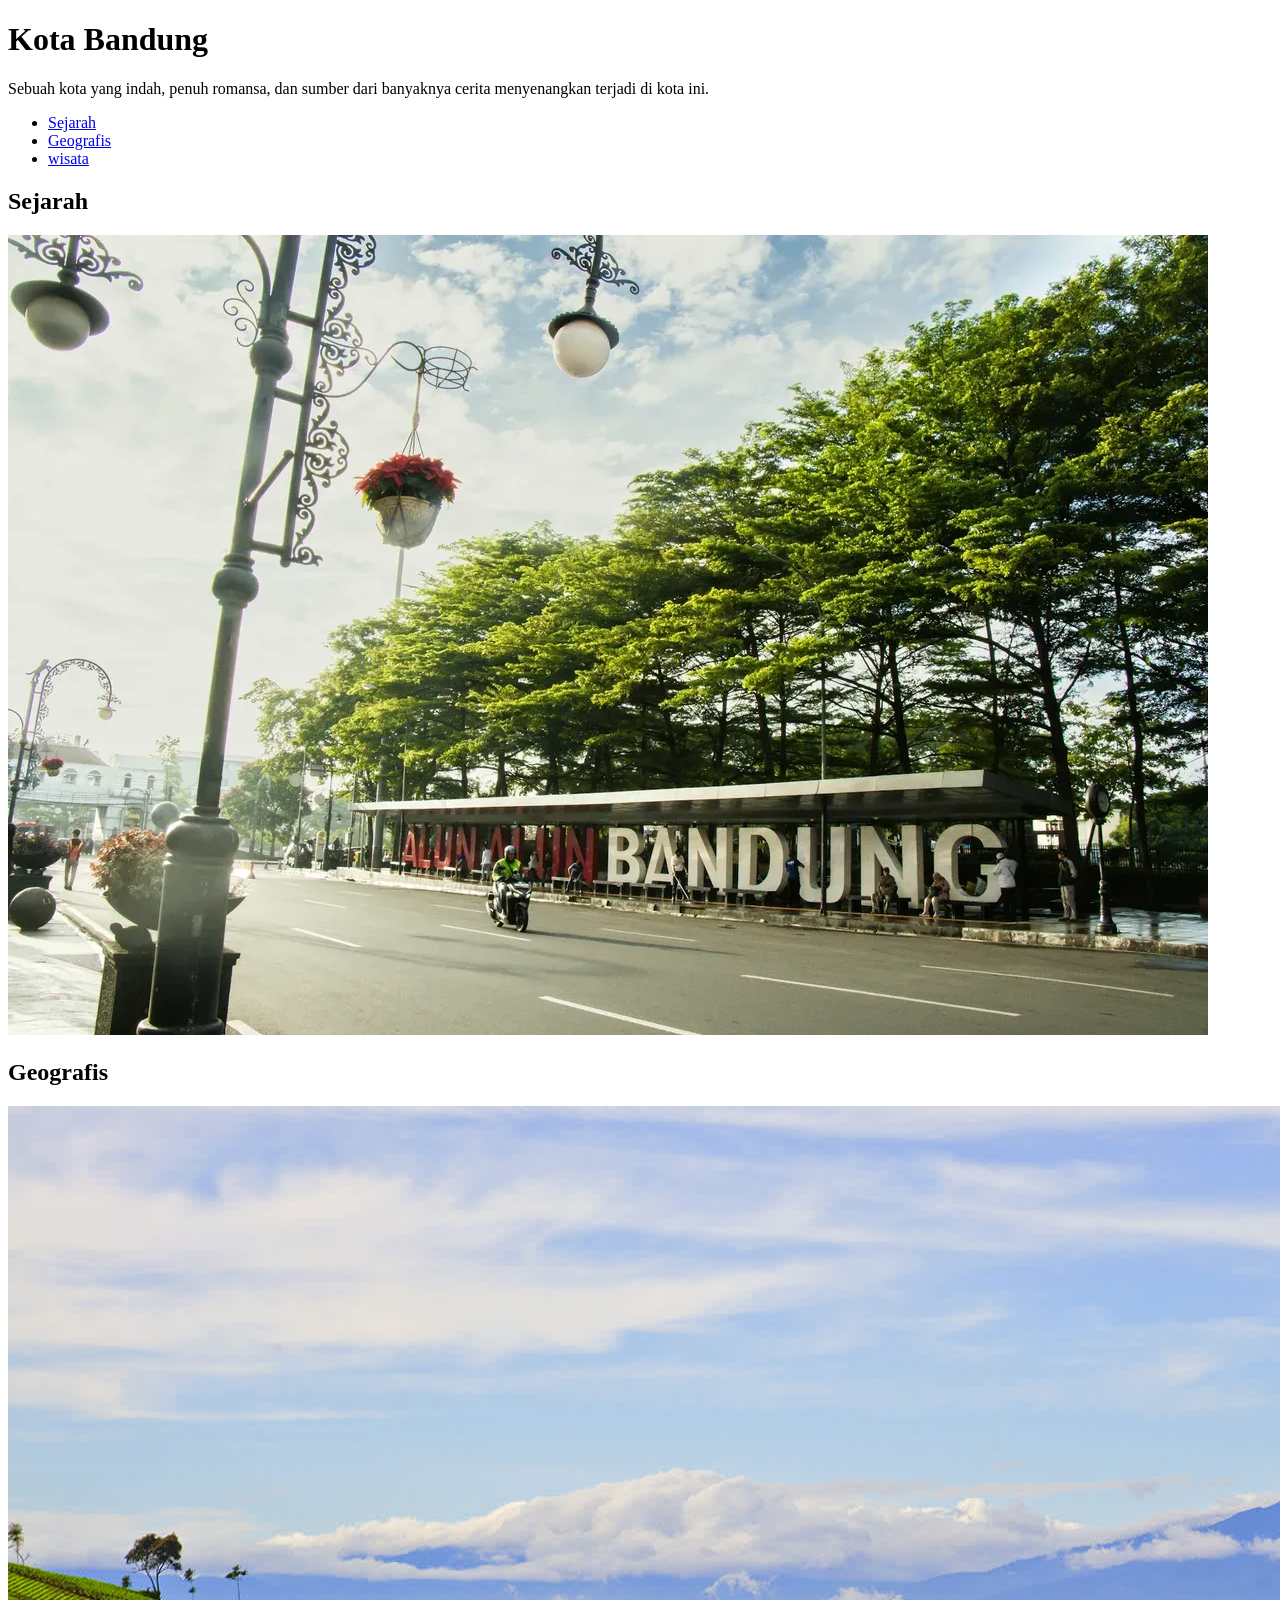
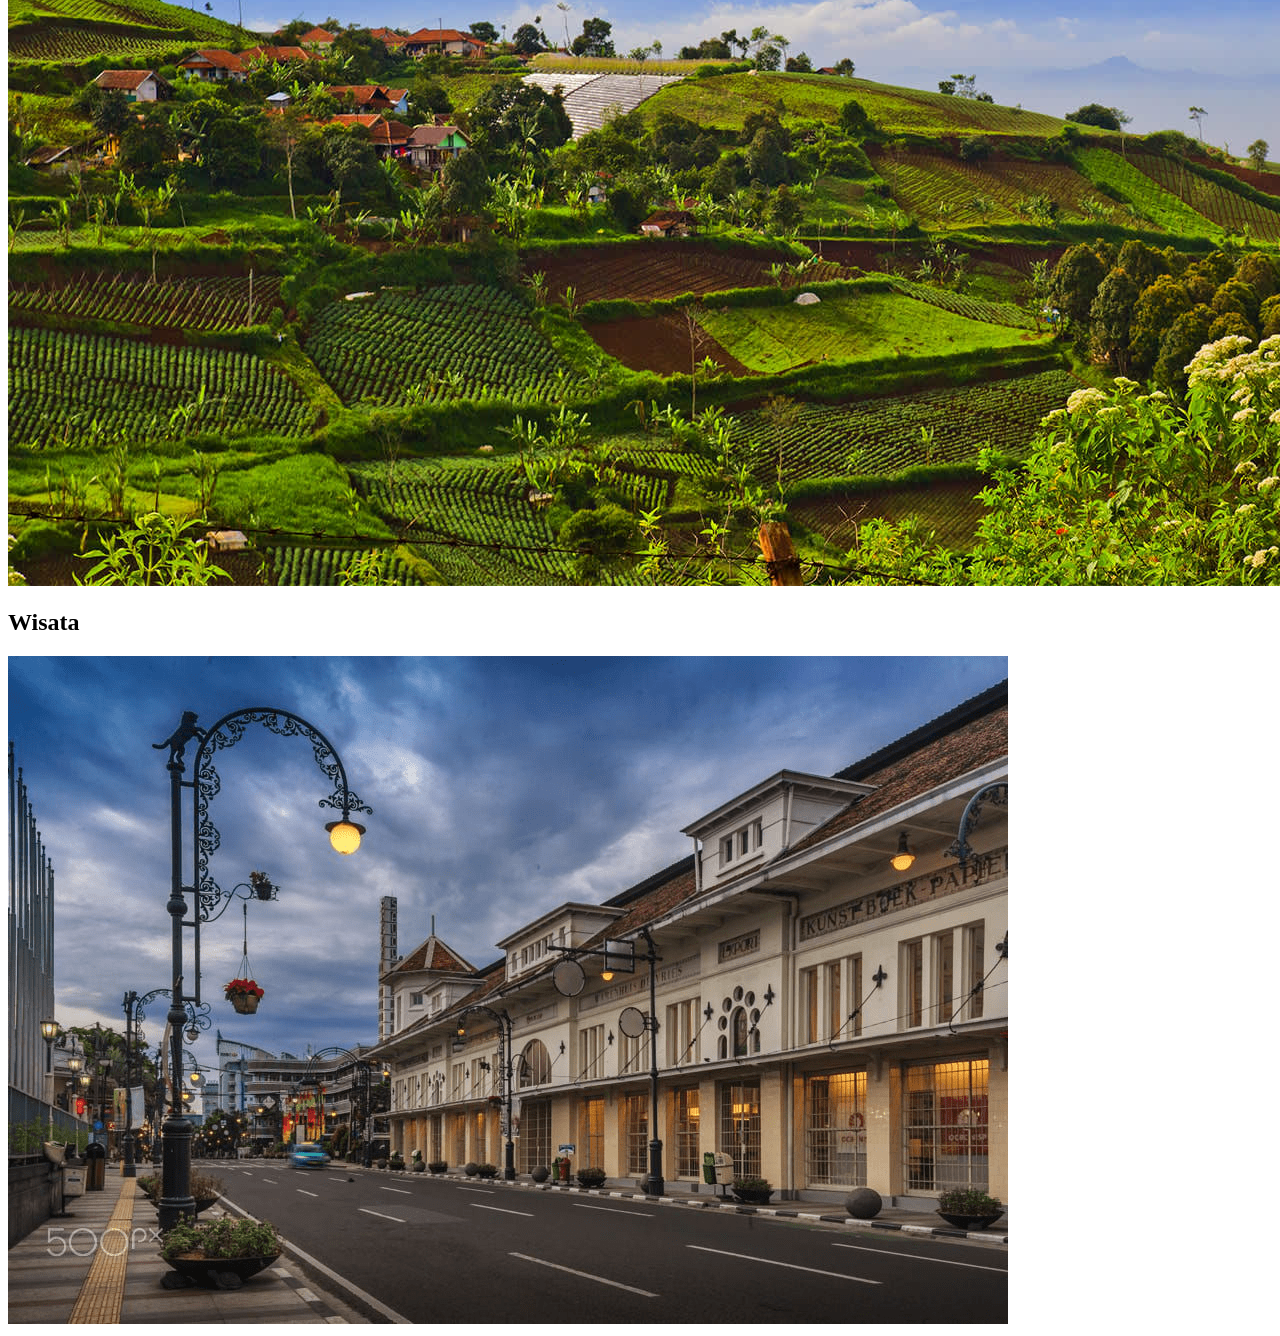
<file: Html Latihan Elemen Anchor/index.html>
<!DOCTYPE html>
<html lang="en">
  <head>
    <meta charset="UTF-8" />
    <meta name="viewport" content="width=device-width, initial-scale=1.0" />
    <title>Document</title>
  </head>
  <body>
    <h1>Kota Bandung</h1>
    <p>
      Sebuah kota yang indah, penuh romansa, dan sumber dari banyaknya cerita
      menyenangkan terjadi di kota ini.
    </p>

    <ul>
      <li><a href="#sejarah">Sejarah</a></li>
      <li><a href="#geografis">Geografis</a></li>
      <li><a href="#wisata">wisata</a></li>
    </ul>

    <h2 id="sejarah">Sejarah</h2>
    <img src="Kota.webp" alt="Sejarah" />
    <h2 id="geografis">Geografis</h2>
    <img src="Geografis.jpg" alt="Geografis" />
    <h2 id="wisata">Wisata</h2>
    <img src="Wisata.png" alt="Sejarah" />
  </body>
</html>
</file>
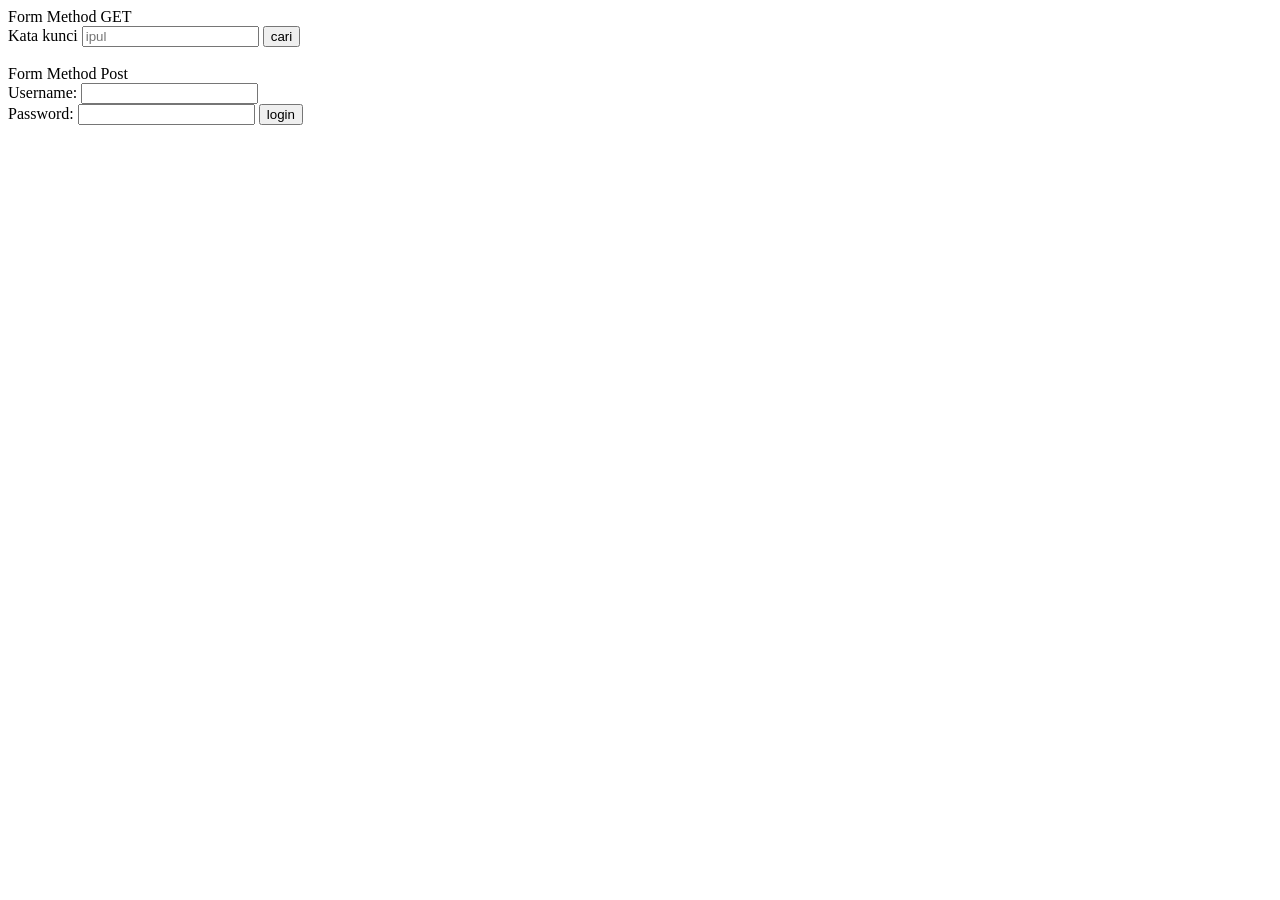
<file: Html Latihan Form Inputan/index.html>
<!DOCTYPE html>
<html lang="en">
  <head>
    <meta charset="UTF-8" />
    <meta name="viewport" content="width=device-width, initial-scale=1.0" />
    <title>FORM INPUTAN</title>
  </head>
  <body>
    <div>
      Form Method GET
      <form action="/cari_produk" method="get">
        <label for="keyword">Kata kunci</label>
        <input type="text" id="keyword" name="q" placeholder="ipul" />
        <input type="submit" value="cari" />
      </form>
      <br />
      Form Method Post
      <form action="/proses_login" method="post">
        <label for="username">Username: </label>
        <input type="text" name="user" id="username" />
        <br />
        <label for="password">Password: </label>
        <input type="password" name="pwd" id="password" />
        <input type="submit" value="login" />
      </form>
    </div>
  </body>
</html>
</file>
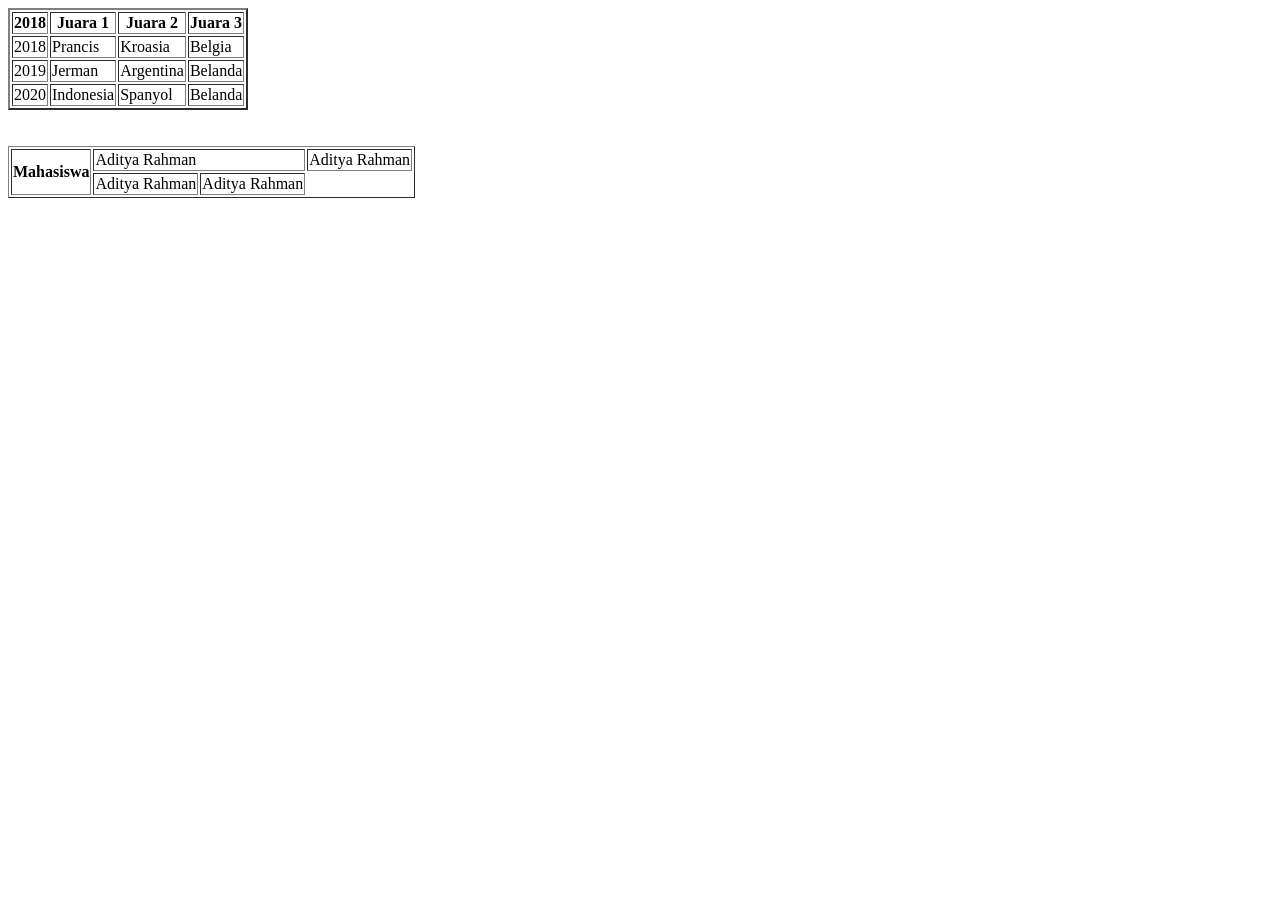
<file: Html Latihan Tabel/index.html>
<!DOCTYPE html>
<html lang="en">
  <head>
    <meta charset="UTF-8" />
    <meta name="viewport" content="width=device-width, initial-scale=1.0" />
    <title>Document</title>
  </head>
  <body>
    <table border="2">
      <tr>
        <th>2018</th>
        <th>Juara 1</th>
        <th>Juara 2</th>
        <th>Juara 3</th>
      </tr>
      <tr>
        <td>2018</td>
        <td>Prancis</td>
        <td>Kroasia</td>
        <td>Belgia</td>
      </tr>
      <tr>
        <td>2019</td>
        <td>Jerman</td>
        <td>Argentina</td>
        <td>Belanda</td>
      </tr>
      <tr>
        <td>2020</td>
        <td>Indonesia</td>
        <td>Spanyol</td>
        <td>Belanda</td>
      </tr>
    </table>
    <br /><br />

    <table border="1">
      <tr>
        <th rowspan="2">Mahasiswa</th>
        <td colspan="2">Aditya Rahman</td>
        <td>Aditya Rahman</td>
      </tr>
      <tr>
        <td>Aditya Rahman</td>
        <td>Aditya Rahman</td>
      </tr>
    </table>
  </body>
</html>
</file>
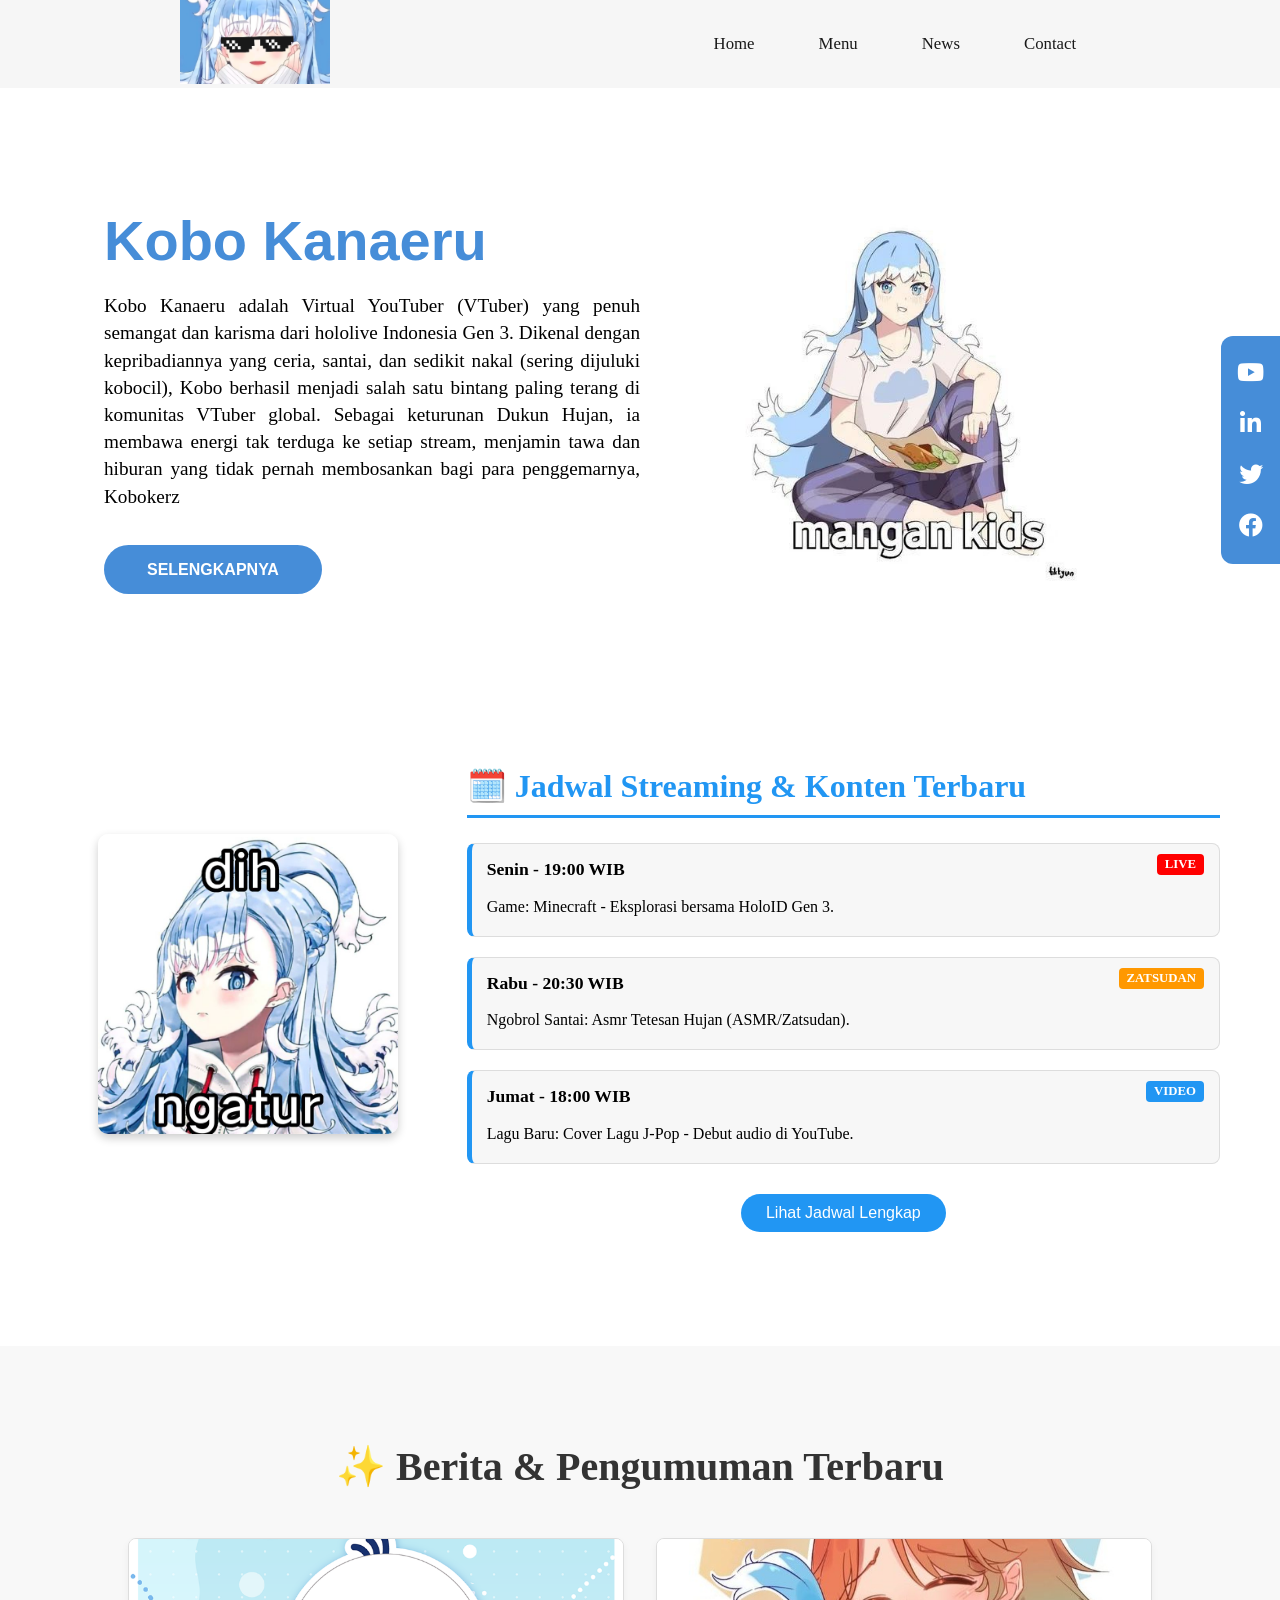
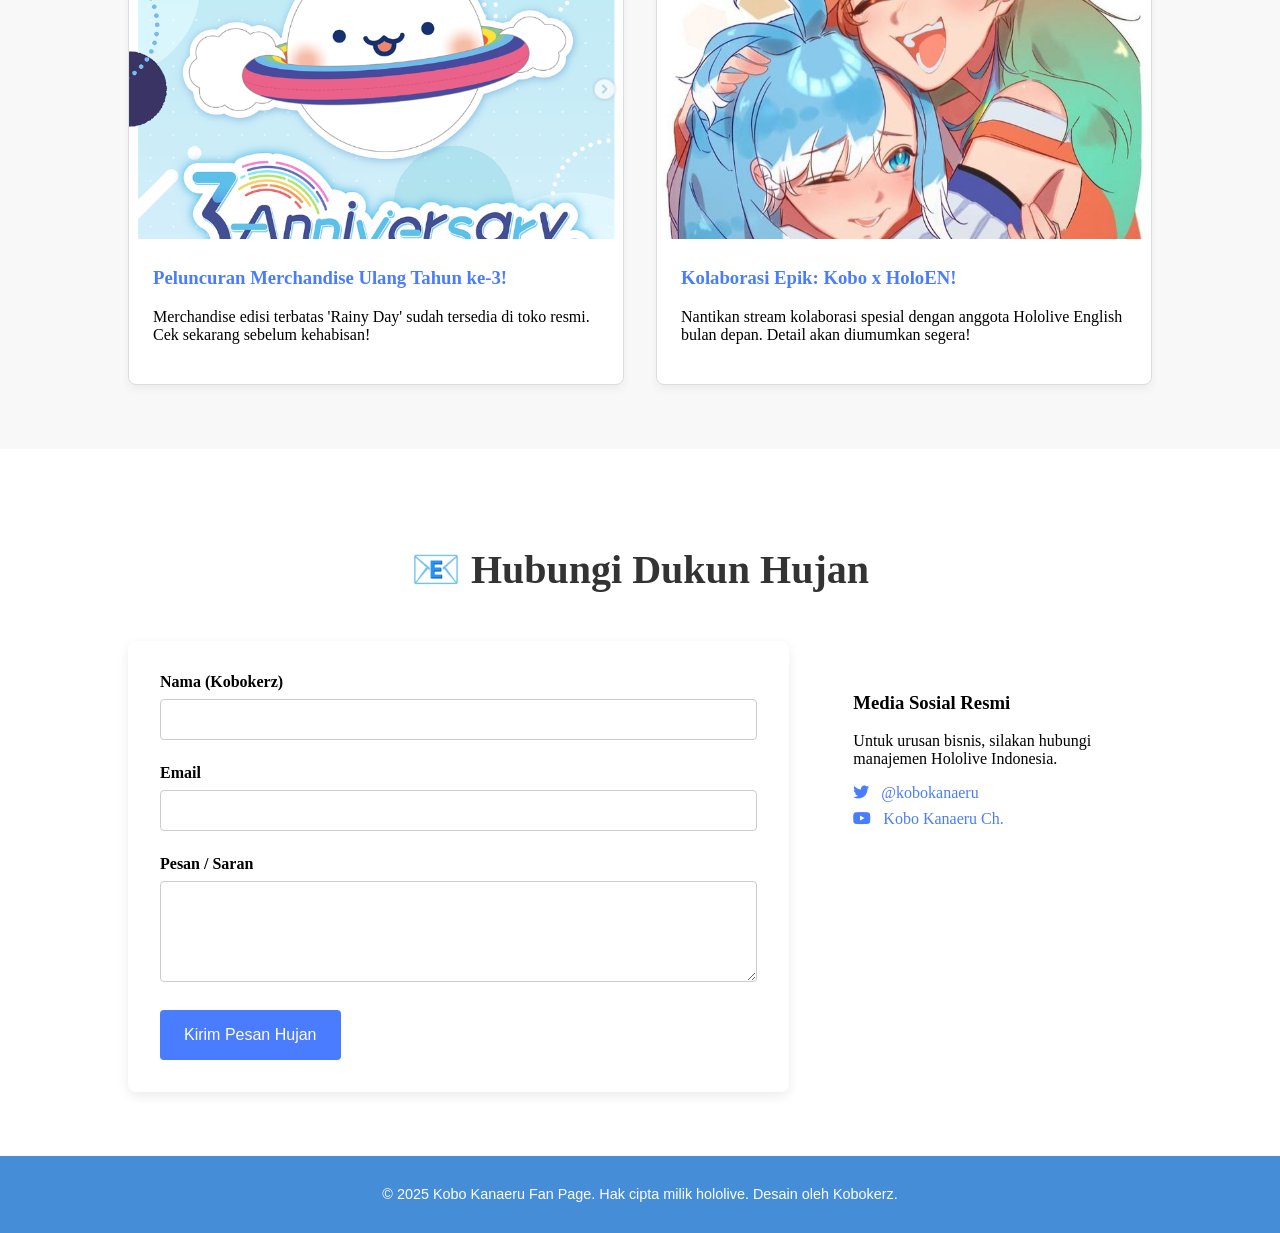
<file: Tugas Akhir/index.html>
<!DOCTYPE html>
<html lang="en">
  <head>
    <meta charset="UTF-8" />
    <meta name="viewport" content="width=device-width, initial-scale=1.0" />
    <title>Kobo Kanaeru</title>
    <link rel="stylesheet" href="style.css" />
    <link
      rel="stylesheet"
      href="https://cdnjs.cloudflare.com/ajax/libs/font-awesome/5.15.4/css/all.min.css"
      integrity="sha512-1ycn6IcaQQ40/MKBW2W4Rhis/DbILU74C1vSrLJxCq57o941Ym01SwNsOMqvEBFlcgUa6xLiPY/NS5R+E6ztJQ=="
      crossorigin="anonymous"
      referrerpolicy="no-referrer"
    />
  </head>
  <body>
    <header class="navbar-container">
      <div class="logo">
        <img src="logo.jpeg" alt="logo" />
      </div>
      <nav class="nav-list">
        <ul>
          <li><a href="#home">Home</a></li>
          <li><a href="#menu">Menu</a></li>
          <li><a href="#news">News</a></li>
          <li><a href="#contact">Contact</a></li>
        </ul>
      </nav>
    </header>
    <main id="home">
      <div class="content">
        <article class="content-description">
          <h1 class="content-title">Kobo Kanaeru</h1>
          <p>
            Kobo Kanaeru adalah Virtual YouTuber (VTuber) yang penuh semangat
            dan karisma dari hololive Indonesia Gen 3. Dikenal dengan
            kepribadiannya yang ceria, santai, dan sedikit nakal (sering
            dijuluki kobocil), Kobo berhasil menjadi salah satu bintang paling
            terang di komunitas VTuber global. Sebagai keturunan Dukun Hujan, ia
            membawa energi tak terduga ke setiap stream, menjamin tawa dan
            hiburan yang tidak pernah membosankan bagi para penggemarnya,
            Kobokerz
          </p>
          <button>Selengkapnya</button>
        </article>
        <div class="content-image">
          <img src="main.jpeg" alt="logo-main" />
        </div>
      </div>
      <aside>
        <div class="social-media">
          <ul>
            <li>
              <a href="#"><i class="fab fa-youtube"></i></a>
            </li>
            <li>
              <a href="#"><i class="fab fa-linkedin-in"></i></a>
            </li>
            <li>
              <a href="#"><i class="fab fa-twitter"></i></a>
            </li>
            <li>
              <a href="#"><i class="fab fa-facebook"></i></a>
            </li>
          </ul>
        </div>
      </aside>

      <div id="menu" class="menu-container">
        <aside class="menu-sidebar">
          <img src="menu.jpeg" alt="Kobo art for menu" class="menu-image" />
        </aside>

        <section class="menu-content">
          <h2>🗓️ Jadwal Streaming & Konten Terbaru</h2>
          <div class="schedule-list">
            <div class="schedule-item">
              <h3 class="schedule-title">Senin - 19:00 WIB</h3>
              <p class="schedule-detail">
                Game: Minecraft - Eksplorasi bersama HoloID Gen 3.
              </p>
              <span class="schedule-tag live">LIVE</span>
            </div>

            <div class="schedule-item">
              <h3 class="schedule-title">Rabu - 20:30 WIB</h3>
              <p class="schedule-detail">
                Ngobrol Santai: Asmr Tetesan Hujan (ASMR/Zatsudan).
              </p>
              <span class="schedule-tag zatsudan">ZATSUDAN</span>
            </div>

            <div class="schedule-item">
              <h3 class="schedule-title">Jumat - 18:00 WIB</h3>
              <p class="schedule-detail">
                Lagu Baru: Cover Lagu J-Pop - Debut audio di YouTube.
              </p>
              <span class="schedule-tag video">VIDEO</span>
            </div>
          </div>

          <button class="view-more">Lihat Jadwal Lengkap</button>
        </section>
      </div>

      <section id="news" class="news-container">
        <h2 class="section-title">✨ Berita & Pengumuman Terbaru</h2>
        <div class="news-list">
          <article class="news-card">
            <img src="news1.png" alt="New Merchandise" class="news-image" />
            <div class="news-info">
              <h3>Peluncuran Merchandise Ulang Tahun ke-3!</h3>
              <p>
                Merchandise edisi terbatas 'Rainy Day' sudah tersedia di toko
                resmi. Cek sekarang sebelum kehabisan!
              </p>
            </div>
          </article>
          <article class="news-card">
            <img
              src="news2.jpeg"
              alt="Collaboration Announcement"
              class="news-image"
            />
            <div class="news-info">
              <h3>Kolaborasi Epik: Kobo x HoloEN!</h3>
              <p>
                Nantikan stream kolaborasi spesial dengan anggota Hololive
                English bulan depan. Detail akan diumumkan segera!
              </p>
            </div>
          </article>
        </div>
      </section>

      <section id="contact" class="contact-container">
        <h2 class="section-title">📧 Hubungi Dukun Hujan</h2>
        <div class="contact-form-container">
          <form class="contact-form">
            <div class="form-group">
              <label for="name">Nama (Kobokerz)</label>
              <input type="text" id="name" name="name" required />
            </div>
            <div class="form-group">
              <label for="email">Email</label>
              <input type="email" id="email" name="email" required />
            </div>
            <div class="form-group">
              <label for="message">Pesan / Saran</label>
              <textarea
                id="message"
                name="message"
                rows="5"
                required
              ></textarea>
            </div>
            <button type="submit" class="submit-button">
              Kirim Pesan Hujan
            </button>
          </form>
          <div class="contact-info">
            <h3>Media Sosial Resmi</h3>
            <p>
              Untuk urusan bisnis, silakan hubungi manajemen Hololive Indonesia.
            </p>
            <div class="social-links">
              <a href="#" class="social-link"
                ><i class="fab fa-twitter"></i> @kobokanaeru</a
              >
              <a href="#" class="social-link"
                ><i class="fab fa-youtube"></i> Kobo Kanaeru Ch.</a
              >
            </div>
          </div>
        </div>
      </section>
    </main>
    <footer>
      <div class="footer-bottom">
        <p>
          &copy; 2025 Kobo Kanaeru Fan Page. Hak cipta milik hololive. Desain
          oleh Kobokerz.
        </p>
      </div>
    </footer>
  </body>
</html>
</file>
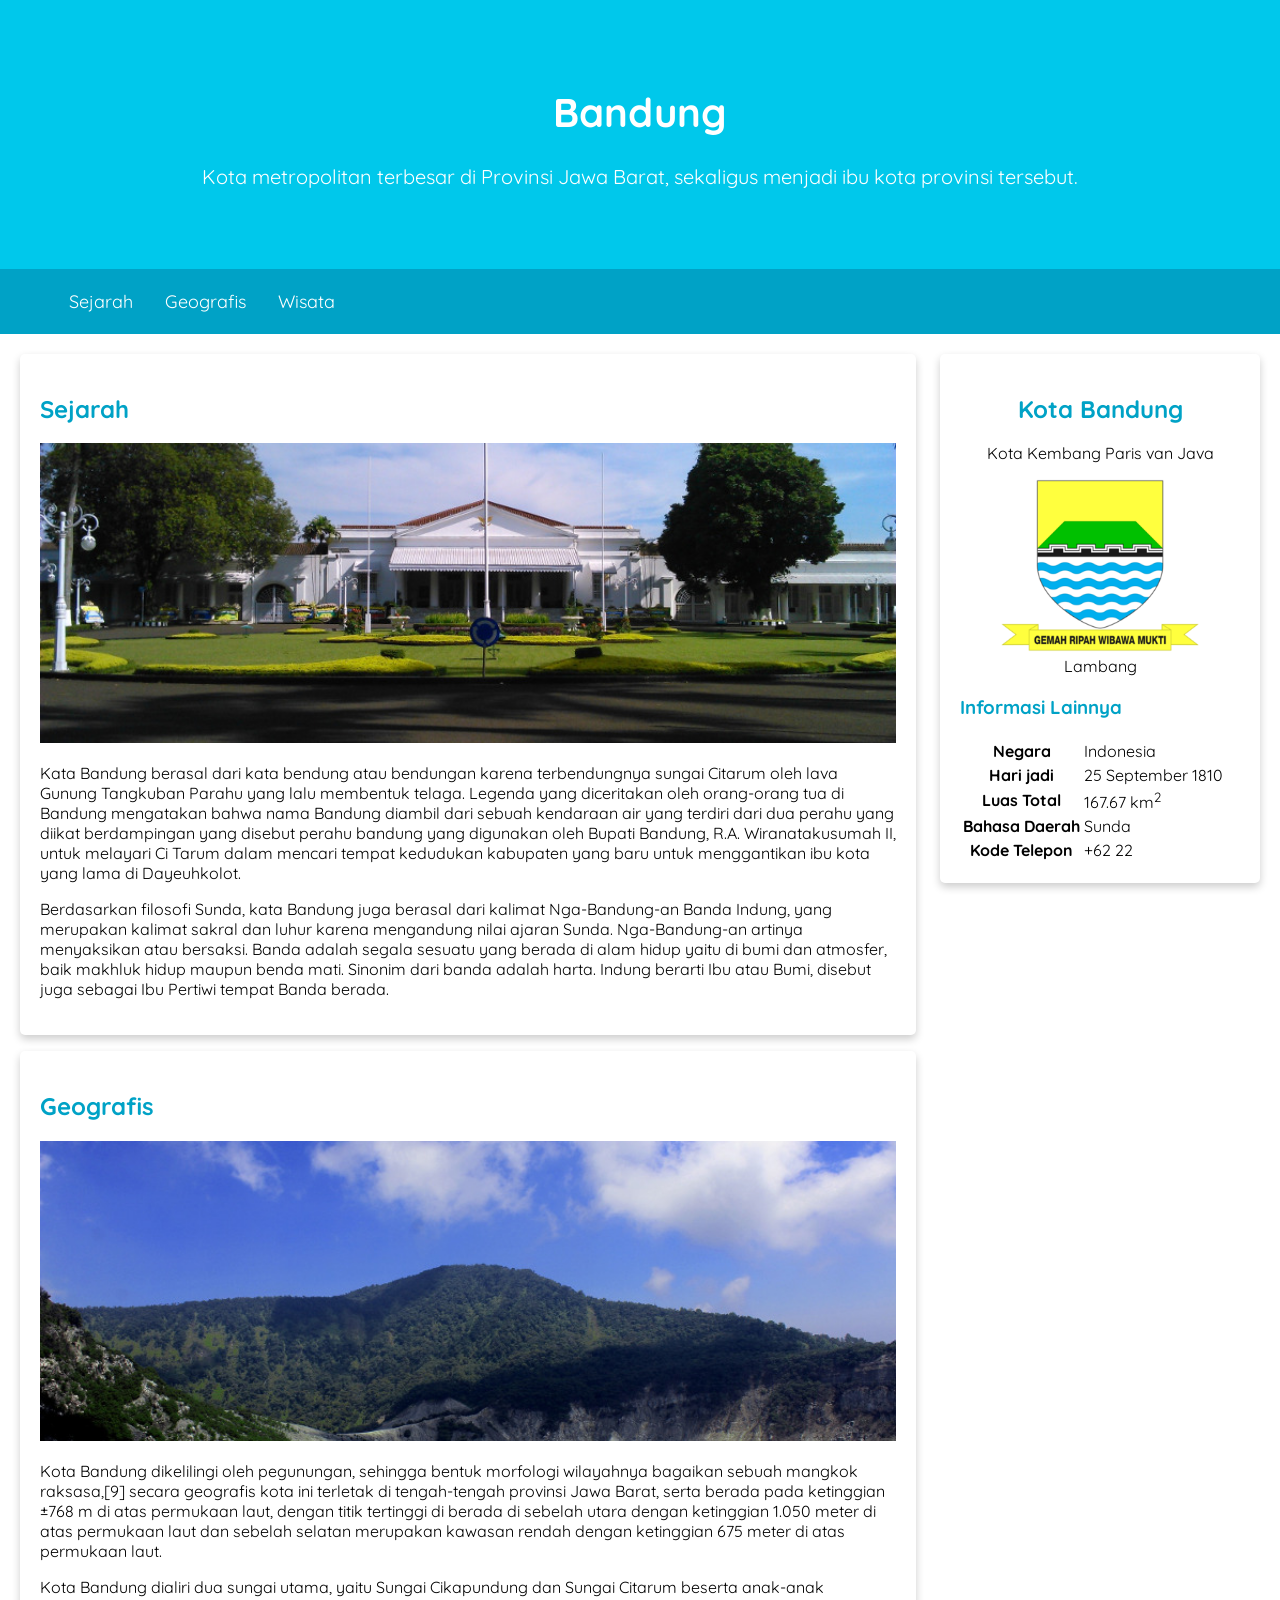
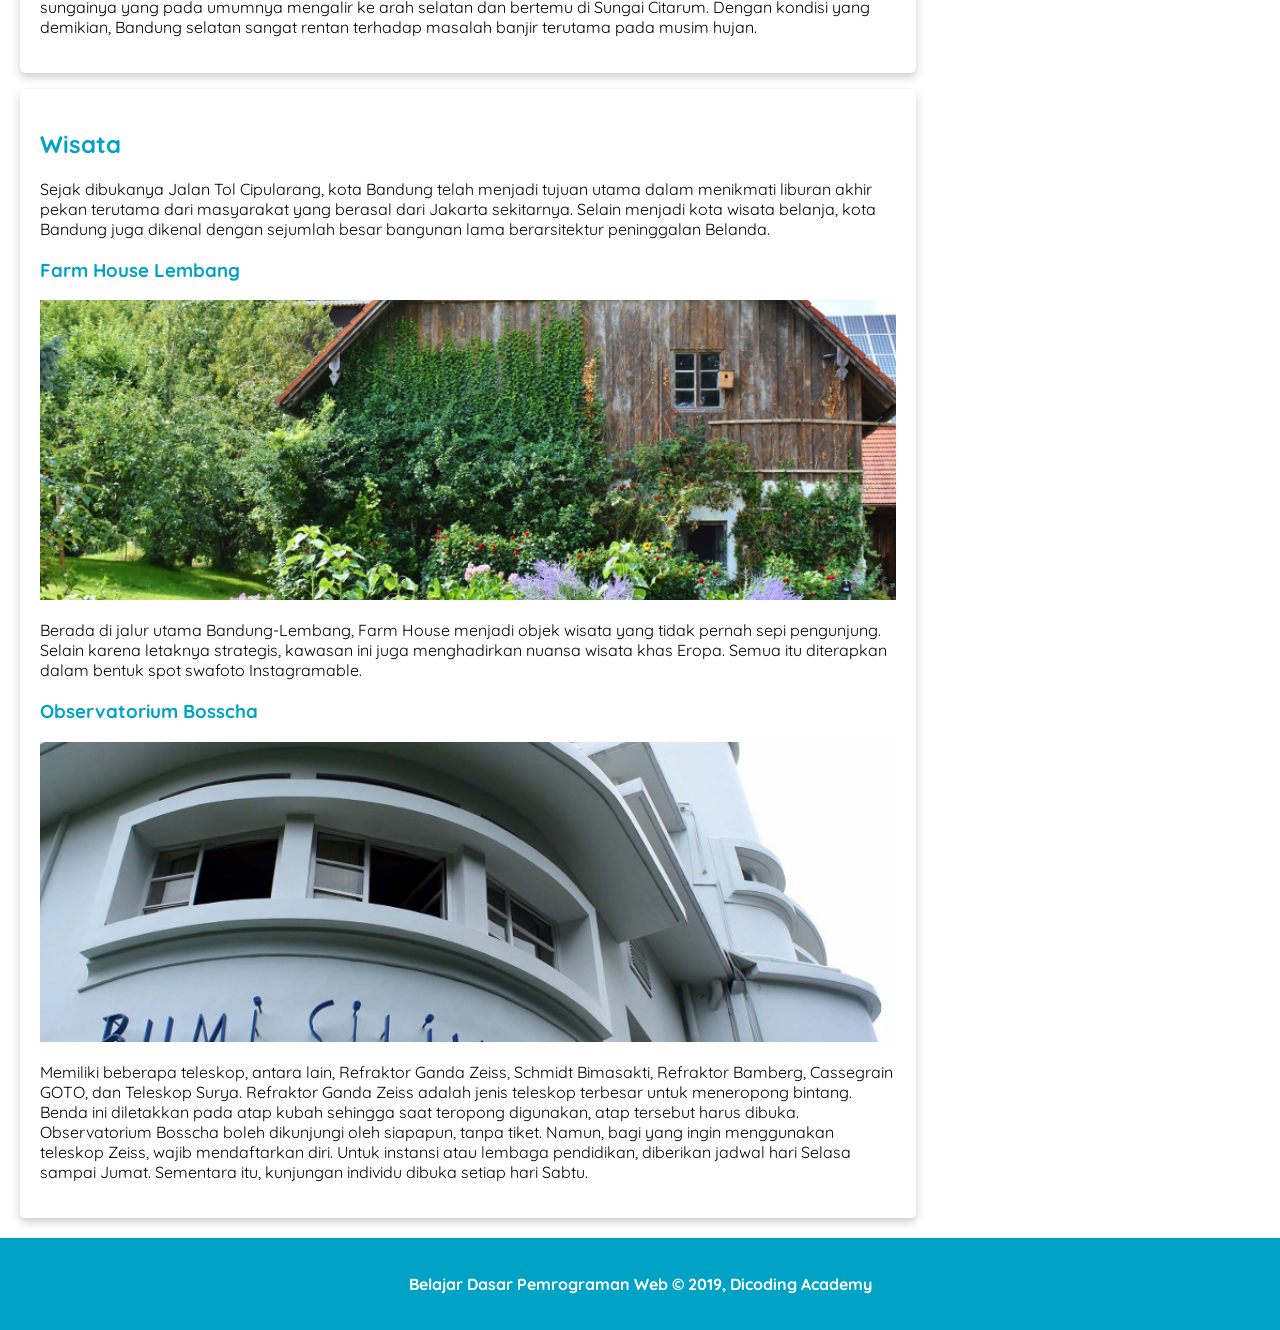
<file: Css Flexbox/a123-webdasar-labs-505-menerapkan-sticky-position-pada-navigation-list/halaman-profil-bandung/index.html>
<!DOCTYPE html>
<html>
  <head>
    <meta charset="utf-8" />
    <meta name="viewport" content="width=device-width, initial-scale=1.0" />
    <title>Halaman Profil Bandung</title>

    <!-- My Own Styles -->
    <link rel="stylesheet" href="assets/styles/style.css" />

    <!-- Google Fonts -->
    <link rel="preconnect" href="https://fonts.googleapis.com" />
    <link rel="preconnect" href="https://fonts.gstatic.com" crossorigin />
    <link
      href="https://fonts.googleapis.com/css2?family=Quicksand:wght@400;700&display=swap"
      rel="stylesheet"
    />
  </head>

  <body>
    <header>
      <div class="jumbotron">
        <h1>Bandung</h1>
        <p>
          Kota metropolitan terbesar di Provinsi Jawa Barat, sekaligus menjadi ibu kota provinsi
          tersebut.
        </p>
      </div>

      <nav>
        <ul>
          <li>
            <a href="#sejarah">Sejarah</a>
          </li>
          <li>
            <a href="#geografis">Geografis</a>
          </li>
          <li>
            <a href="#wisata">Wisata</a>
          </li>
        </ul>
      </nav>
    </header>

    <main>
      <!-- Konten artikel -->
      <div id="content">
        <article id="sejarah" class="card">
          <h2>Sejarah</h2>
          <img src="assets/image/history.jpg" alt="sejarah" class="featured-image" />
          <p>
            Kata Bandung berasal dari kata bendung atau bendungan karena terbendungnya sungai
            Citarum oleh lava Gunung Tangkuban Parahu yang lalu membentuk telaga. Legenda yang
            diceritakan oleh orang-orang tua di Bandung mengatakan bahwa nama Bandung diambil dari
            sebuah kendaraan air yang terdiri dari dua perahu yang diikat berdampingan yang disebut
            perahu bandung yang digunakan oleh Bupati Bandung, R.A. Wiranatakusumah II, untuk
            melayari Ci Tarum dalam mencari tempat kedudukan kabupaten yang baru untuk menggantikan
            ibu kota yang lama di Dayeuhkolot.
          </p>

          <p>
            Berdasarkan filosofi Sunda, kata Bandung juga berasal dari kalimat Nga-Bandung-an Banda
            Indung, yang merupakan kalimat sakral dan luhur karena mengandung nilai ajaran Sunda.
            Nga-Bandung-an artinya menyaksikan atau bersaksi. Banda adalah segala sesuatu yang
            berada di alam hidup yaitu di bumi dan atmosfer, baik makhluk hidup maupun benda mati.
            Sinonim dari banda adalah harta. Indung berarti Ibu atau Bumi, disebut juga sebagai Ibu
            Pertiwi tempat Banda berada.
          </p>
        </article>

        <article id="geografis" class="card">
          <h2>Geografis</h2>
          <img src="assets/image/geografis.jpg" alt="geografis" class="featured-image" />
          <p>
            Kota Bandung dikelilingi oleh pegunungan, sehingga bentuk morfologi wilayahnya bagaikan
            sebuah mangkok raksasa,[9] secara geografis kota ini terletak di tengah-tengah provinsi
            Jawa Barat, serta berada pada ketinggian ±768 m di atas permukaan laut, dengan titik
            tertinggi di berada di sebelah utara dengan ketinggian 1.050 meter di atas permukaan
            laut dan sebelah selatan merupakan kawasan rendah dengan ketinggian 675 meter di atas
            permukaan laut.
          </p>

          <p>
            Kota Bandung dialiri dua sungai utama, yaitu Sungai Cikapundung dan Sungai Citarum
            beserta anak-anak sungainya yang pada umumnya mengalir ke arah selatan dan bertemu di
            Sungai Citarum. Dengan kondisi yang demikian, Bandung selatan sangat rentan terhadap
            masalah banjir terutama pada musim hujan.
          </p>
        </article>

        <article id="wisata" class="card">
          <h2>Wisata</h2>
          <p>
            Sejak dibukanya Jalan Tol Cipularang, kota Bandung telah menjadi tujuan utama dalam
            menikmati liburan akhir pekan terutama dari masyarakat yang berasal dari Jakarta
            sekitarnya. Selain menjadi kota wisata belanja, kota Bandung juga dikenal dengan
            sejumlah besar bangunan lama berarsitektur peninggalan Belanda.
          </p>

          <section>
            <h3>Farm House Lembang</h3>
            <img src="assets/image/farm-house.jpg" alt="farm house" class="featured-image" />
            <p>
              Berada di jalur utama Bandung-Lembang, Farm House menjadi objek wisata yang tidak
              pernah sepi pengunjung. Selain karena letaknya strategis, kawasan ini juga
              menghadirkan nuansa wisata khas Eropa. Semua itu diterapkan dalam bentuk spot swafoto
              Instagramable.
            </p>
          </section>

          <section>
            <h3>Observatorium Bosscha</h3>
            <img src="assets/image/bosscha.jpg" alt="bosscha" class="featured-image" />
            <p>
              Memiliki beberapa teleskop, antara lain, Refraktor Ganda Zeiss, Schmidt Bimasakti,
              Refraktor Bamberg, Cassegrain GOTO, dan Teleskop Surya. Refraktor Ganda Zeiss adalah
              jenis teleskop terbesar untuk meneropong bintang. Benda ini diletakkan pada atap kubah
              sehingga saat teropong digunakan, atap tersebut harus dibuka. Observatorium Bosscha
              boleh dikunjungi oleh siapapun, tanpa tiket. Namun, bagi yang ingin menggunakan
              teleskop Zeiss, wajib mendaftarkan diri. Untuk instansi atau lembaga pendidikan,
              diberikan jadwal hari Selasa sampai Jumat. Sementara itu, kunjungan individu dibuka
              setiap hari Sabtu.
            </p>
          </section>
        </article>
      </div>

      <!-- Konten samping -->
      <aside>
        <article class="profile card">
          <header>
            <h2>Kota Bandung</h2>
            <p>Kota Kembang Paris van Java</p>
            <figure>
              <img src="assets/image/bandung-badge.png" />
              <figcaption>Lambang</figcaption>
            </figure>
          </header>

          <section>
            <h3>Informasi Lainnya</h3>

            <table>
              <tr>
                <th>Negara</th>
                <td>Indonesia</td>
              </tr>
              <tr>
                <th>Hari jadi</th>
                <td>25 September 1810</td>
              </tr>
              <tr>
                <th>Luas Total</th>
                <td>167.67 km<sup>2</sup></td>
              </tr>
              <tr>
                <th>Bahasa Daerah</th>
                <td>Sunda</td>
              </tr>
              <tr>
                <th>Kode Telepon</th>
                <td>+62 22</td>
              </tr>
            </table>
          </section>
        </article>
      </aside>
    </main>

    <footer>
      <p>Belajar Dasar Pemrograman Web &#169; 2019, Dicoding Academy</p>
    </footer>
  </body>
</html>
</file>
<file: Tugas Akhir/style.css>
*,
*::before,
*::after {
  box-sizing: border-box;
}

body {
  display: flex;
  height: 100vh;
  margin: 0;
  flex-direction: column;
}

header.navbar-container {
  display: flex;
  width: 100%;

  margin-inline: auto;
  justify-content: space-around;
  align-items: center;
  position: fixed;
  z-index: 9999;
  background-color: whitesmoke;
  opacity: 0.9;
}

header.navbar-container .logo img {
  width: 150px;
}

header.navbar-container .nav-list ul {
  padding-left: 0;
  display: flex;
  justify-content: center;
  gap: 2rem 1rem;
}

header.navbar-container .nav-list li {
  list-style-type: none;
}

header.navbar-container .nav-list li a {
  padding: 0.5rem 1.5rem;
  border-radius: 999px;
  text-decoration: none;
  font-size: 1.05rem;
  font-weight: 500;
  color: black;
  transition: all 0.2s ease-in-out;
}

header.navbar-container .nav-list li:hover a {
  background-color: #468dd8;
  color: white;
}

main .content {
  flex: 1;
  margin-top: 10rem;
  width: 100%;
  max-width: 1200px;
  margin-inline: auto;
  padding: 2rem 4rem;

  display: flex;
  align-items: center;
}
main .content .content-description {
  flex: 1 1;
}
main .content .content-description .content-title {
  font-family: "Gill Sans", "Gill Sans MT", Calibri, "Trebuchet MS", sans-serif;
  color: #468dd8;
  font-weight: bold;
  margin-block: 1rem;
  font-size: 3.5rem;
}
main .content .content-description p {
  text-align: justify;
  font-size: 1.2rem;
  line-height: 1.7rem;
}
main .content .content-description button {
  padding: 0.8rem 2.5rem;
  border: 3px solid transparent;
  border-radius: 999px;
  margin-block-start: 1rem;
  background-color: #468dd8;
  font-family: "Quicksand", sans-serif;
  text-transform: uppercase;
  font-size: 1rem;
  font-weight: 700;
  color: white;
  cursor: pointer;
  transition: all 0.15s ease-in;
}
main .content .content-description button:hover {
  border: 3px solid #468dd8;
  background-color: transparent;
  color: #468dd8;
}
main .content .content-image {
  flex: 1;
  display: flex;
}
main .content .content-image img {
  width: 400px;
  min-width: 250px;
  margin: auto;
}

main aside .social-media {
  position: fixed;
  inset-block: 0;
  inset-inline-end: 0;
  height: 100%;
  display: flex;
}
main aside .social-media ul {
  padding: 1.5rem 1rem;
  border-top-left-radius: 12px;
  border-bottom-left-radius: 12px;
  margin: auto;
  background-color: #468dd8;
  display: flex;
  flex-flow: column nowrap;
  align-items: center;
  justify-content: center;
  gap: 1.5rem;
}
main aside .social-media li {
  list-style-type: none;
}

main aside .social-media li a {
  text-decoration: none;
  font-size: 1.5rem;
  color: white;
  transition: all 0.1s ease-in-out;
}
main aside .social-media li a:hover {
  color: #89b0d9;
}

.menu-container {
  display: flex;
  gap: 30px;
  padding: 50px 20px;
  max-width: 1200px;
  margin: 4rem auto;
}

.menu-sidebar {
  flex: 1;
  max-width: 400px;
  text-align: center;
  align-content: center;
}

.menu-image {
  width: 100%;
  height: auto;
  max-width: 300px;
  border-radius: 10px;
  box-shadow: 0 4px 10px rgba(0, 0, 0, 0.2);
}

.menu-content {
  flex: 2;
}

.menu-content h2 {
  color: #2196f3;
  margin-bottom: 25px;
  font-size: 2em;
  border-bottom: 3px solid #2196f3;
  padding-bottom: 10px;
}

.schedule-list {
  display: grid;
  gap: 20px;
}

.schedule-item {
  background-color: #f7f7f7;
  border: 1px solid #ddd;
  border-left: 5px solid #2196f3;
  padding: 15px;
  border-radius: 8px;
  position: relative;
  transition: transform 0.2s;
}

.schedule-item:hover {
  transform: translateY(-3px);
  box-shadow: 0 5px 15px rgba(0, 0, 0, 0.1);
}

.schedule-title {
  margin-top: 0;
  color: #000;
  font-size: 1.1em;
}

.schedule-detail {
  color: #000;
  margin-bottom: 5px;
}

.schedule-tag {
  position: absolute;
  top: 10px;
  right: 15px;
  padding: 3px 8px;
  border-radius: 4px;
  font-size: 0.8em;
  font-weight: bold;
  color: #fff;
}

.schedule-tag.live {
  background-color: #ff0000;
}

.schedule-tag.zatsudan {
  background-color: #ff9800;
}

.schedule-tag.video {
  background-color: #2196f3;
}

.view-more {
  display: block;
  margin: 30px auto 0 auto;
  padding: 10px 25px;
  background-color: #2196f3;
  color: #fff;
  border: none;
  border-radius: 999px;

  cursor: pointer;
  font-size: 1em;
  transition: background-color 0.3s;
}

.view-more:hover {
  background-color: #008c99;
}

.news-container {
  padding: 4rem 10%;
  background-color: #f8f8f8;
  scroll-margin-top: 5rem;
}

.news-list {
  display: flex;
  gap: 2rem;
  margin-top: 2rem;
}

.news-card {
  background-color: white;
  border: 1px solid #ddd;
  border-radius: 8px;
  overflow: hidden;
  flex: 1;
  box-shadow: 0 4px 8px rgba(0, 0, 0, 0.05);
}

.news-image {
  width: 100%;
  height: 300px;
  object-fit: cover;
}

.news-info {
  padding: 1.5rem;
}

.news-info h3 {
  margin-top: 0;
  color: #4a7cff;
}

.read-more {
  display: inline-block;
  margin-top: 1rem;
  color: #4a7cff;
  text-decoration: none;
  font-weight: bold;
}

.contact-container {
  padding: 4rem 10%;
  scroll-margin-top: 5rem;
}

.contact-form-container {
  display: flex;
  gap: 4rem;
  margin-top: 2rem;
}

.contact-form {
  flex: 2;
  background-color: white;
  padding: 2rem;
  border-radius: 8px;
  box-shadow: 0 4px 12px rgba(0, 0, 0, 0.08);
}

.contact-info {
  flex: 1;
  padding: 2rem 0;
}

.form-group {
  margin-bottom: 1.5rem;
}

.form-group label {
  display: block;
  margin-bottom: 0.5rem;
  font-weight: bold;
}

.form-group input,
.form-group textarea {
  width: 100%;
  padding: 0.75rem;
  border: 1px solid #ccc;
  border-radius: 4px;
  box-sizing: border-box;
}

.submit-button {
  background-color: #4a7cff;
  color: white;
  padding: 1rem 1.5rem;
  border: none;
  border-radius: 4px;
  cursor: pointer;
  font-size: 1rem;
  transition: background-color 0.3s;
}

.submit-button:hover {
  background-color: #2e59b2;
}

.social-links a {
  display: block;
  margin-bottom: 0.5rem;
  color: #4a7cff;
  text-decoration: none;
}

.social-links i {
  margin-right: 0.5rem;
}

.section-title {
  text-align: center;
  font-size: 2.5rem;
  margin-bottom: 3rem;
  color: #333;
}

footer {
  padding-top: 1rem;
  padding-bottom: 1rem;
  background-color: #468dd8;
  color: #fff;
  font-family: sans-serif;
}

.footer-bottom {
  text-align: center;
  align-items: center;
  font-size: 0.9em;
  color: #fff;
}

@media screen and (max-width: 768px) {
  header.navbar-container {
    flex-direction: column;
  }

  header.navbar-container .nav-list ul {
    flex-wrap: wrap;
    column-gap: 0.5rem;
  }

  main {
    padding: 1rem 3rem;
  }

  main .content {
    flex-direction: column;
    gap: 2rem;
  }

  main .content .content-description .title {
    font-size: 3rem;
  }

  main .content .content-description p {
    font-size: 1rem;
  }

  main .content .content-image {
    order: -1;
  }
  .menu-container {
    flex-direction: column;
  }

  .menu-sidebar {
    max-width: 100%;
    order: -1;
  }

  .menu-content h2 {
    text-align: center;
  }
}
</file>
<file: Css Flexbox/a123-webdasar-labs-505-menerapkan-sticky-position-pada-navigation-list/halaman-profil-bandung/assets/styles/style.css>
* {
  box-sizing: border-box;
}

body {
  font-family: "Quicksand", sans-serif;

  margin: 0;
  padding: 0;
}

h2,
h3 {
  color: #00a2c6;
}

footer {
  padding: 20px;
  color: white;
  background-color: #00a2c6;

  text-align: center;
  font-weight: bold;
}

nav a {
  font-size: 18px;

  font-weight: 400;
  text-decoration: none;

  color: white;
}

nav a:hover {
  font-weight: bold;
}

.profile header {
  text-align: center;
}

.featured-image {
  width: 100%;
  max-height: 300px;

  object-fit: cover;
  object-position: center;
}

.profile img {
  max-width: 200px;
}

.card {
  box-shadow: 0 4px 8px 0 rgba(0, 0, 0, 0.2);
  border-radius: 5px;

  padding: 20px;
}

.jumbotron {
  font-size: 20px;
  padding: 60px;
  background-color: #00c8eb;
  text-align: center;
  color: white;
}

nav ul {
  padding-inline: 4rem;
  display: flex;

  gap: 2rem;
}

nav li {
  list-style-type: none;
}

nav {
  background-color: #00a2c6;
  padding: 5px;

  position: sticky;
  top: 0;
}

main {
  padding: 20px;

  display: flex;
  gap: 1.5rem;
}

#content {
  flex: 5;

  display: flex;
  flex-flow: column nowrap;
  gap: 1rem 2rem;
}

aside {
  flex: 1;
}

header {
  display: inline;
}

/* Perangkat dengan lebar layar 1200px dan di bawahnya */
@media screen and (max-width: 1200px) {
  main {
    flex-flow: column nowrap;
  }

  main aside {
    align-self: center;
  }
}

/* Perangkat dengan lebar layar 768px dan di bawahnya */
@media screen and (max-width: 768px) {
  nav ul {
    justify-content: center;
  }

  main aside {
    align-self: stretch;
  }
}
</file>
